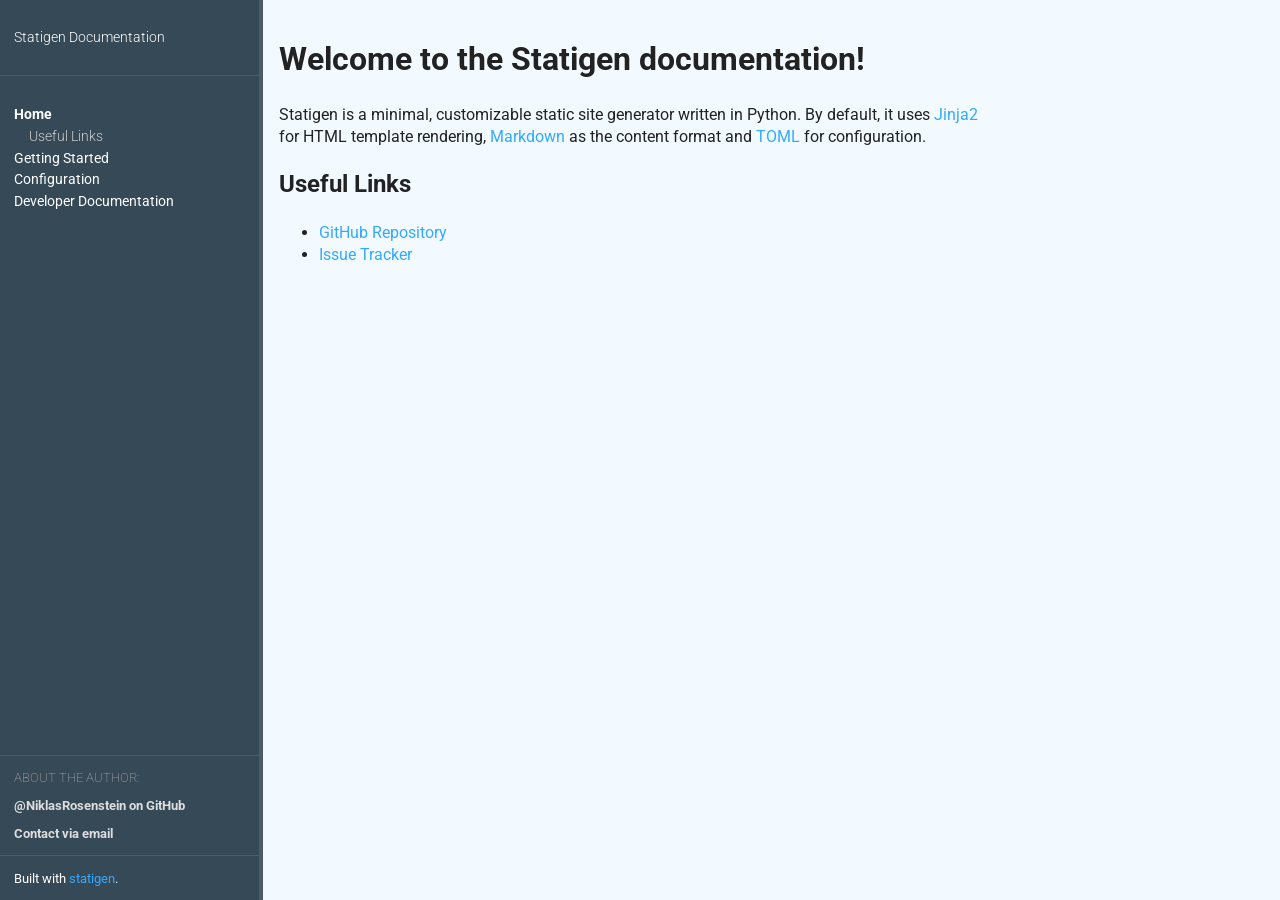
<file: index.html>
<!DOCTYPE html>
<html>
  <head>
    <meta charset="utf8">
    <title>Home</title>
    <link href="static/style.css" rel="stylesheet">
    <link href="static/pygments.css" rel="stylesheet">
  </head>
  <body>
    
    <div class="sidebar">
      
      <div class="title">
        <p><a href="index.html">Statigen Documentation</a></p>
      </div>
      <hr/>
      <div class="toc">
        
    <ul>
      
      <li><a class="active" href="index.html">Home</a></li>
      
        <div class="toc"><ul><li><a href="#Useful-Links">Useful Links</a></li></ul></div>
      
      
    <ul>
      
    </ul>
    
      
      <li><a class="" href="getting-started.html">Getting Started</a></li>
      
      
    <ul>
      
    </ul>
    
      
      <li><a class="" href="config.html">Configuration</a></li>
      
      
    <ul>
      
    </ul>
    
      
      <li><a class="" href="developer.html">Developer Documentation</a></li>
      
      
    <ul>
      
    </ul>
    
      
    </ul>
    
      </div>
      
        <hr/>
        <div class="author">
          <p class="subtitle">About the author:</p>
          
          <a href="https://github.com/NiklasRosenstein">@NiklasRosenstein on GitHub</a>
          
          
          <a href="mailto:rosensteinniklas@gmail.com">Contact via email</a>
          
        </div>
      
      <hr/>
      <div class="statigen-notice">Built with <a href="https://github.com/NiklasRosenstein/statigen">statigen</a>.</div>
    </div>
    <div class="content">
      <div class="content-inner">
        
        <h1 id="Welcome-to-the-Statigen-documentation">Welcome to the Statigen documentation!</h1>
<p>Statigen is a minimal, customizable static site generator written in Python.
By default, it uses <a href="http://jinja.pocoo.org/">Jinja2</a> for HTML template rendering, <a href="https://daringfireball.net/projects/markdown/">Markdown</a> as the
content format and <a href="https://github.com/toml-lang/toml">TOML</a> for configuration.</p><h2 id="Useful-Links">Useful Links</h2>
<ul>
<li><a href="https://github.com/NiklasRosenstein/statigen">GitHub Repository</a>
</li>
<li><a href="https://github.com/NiklasRosenstein/statigen/issues">Issue Tracker</a>
</li></ul>
      </div>
    </div>
  </body>
</html>
</file>
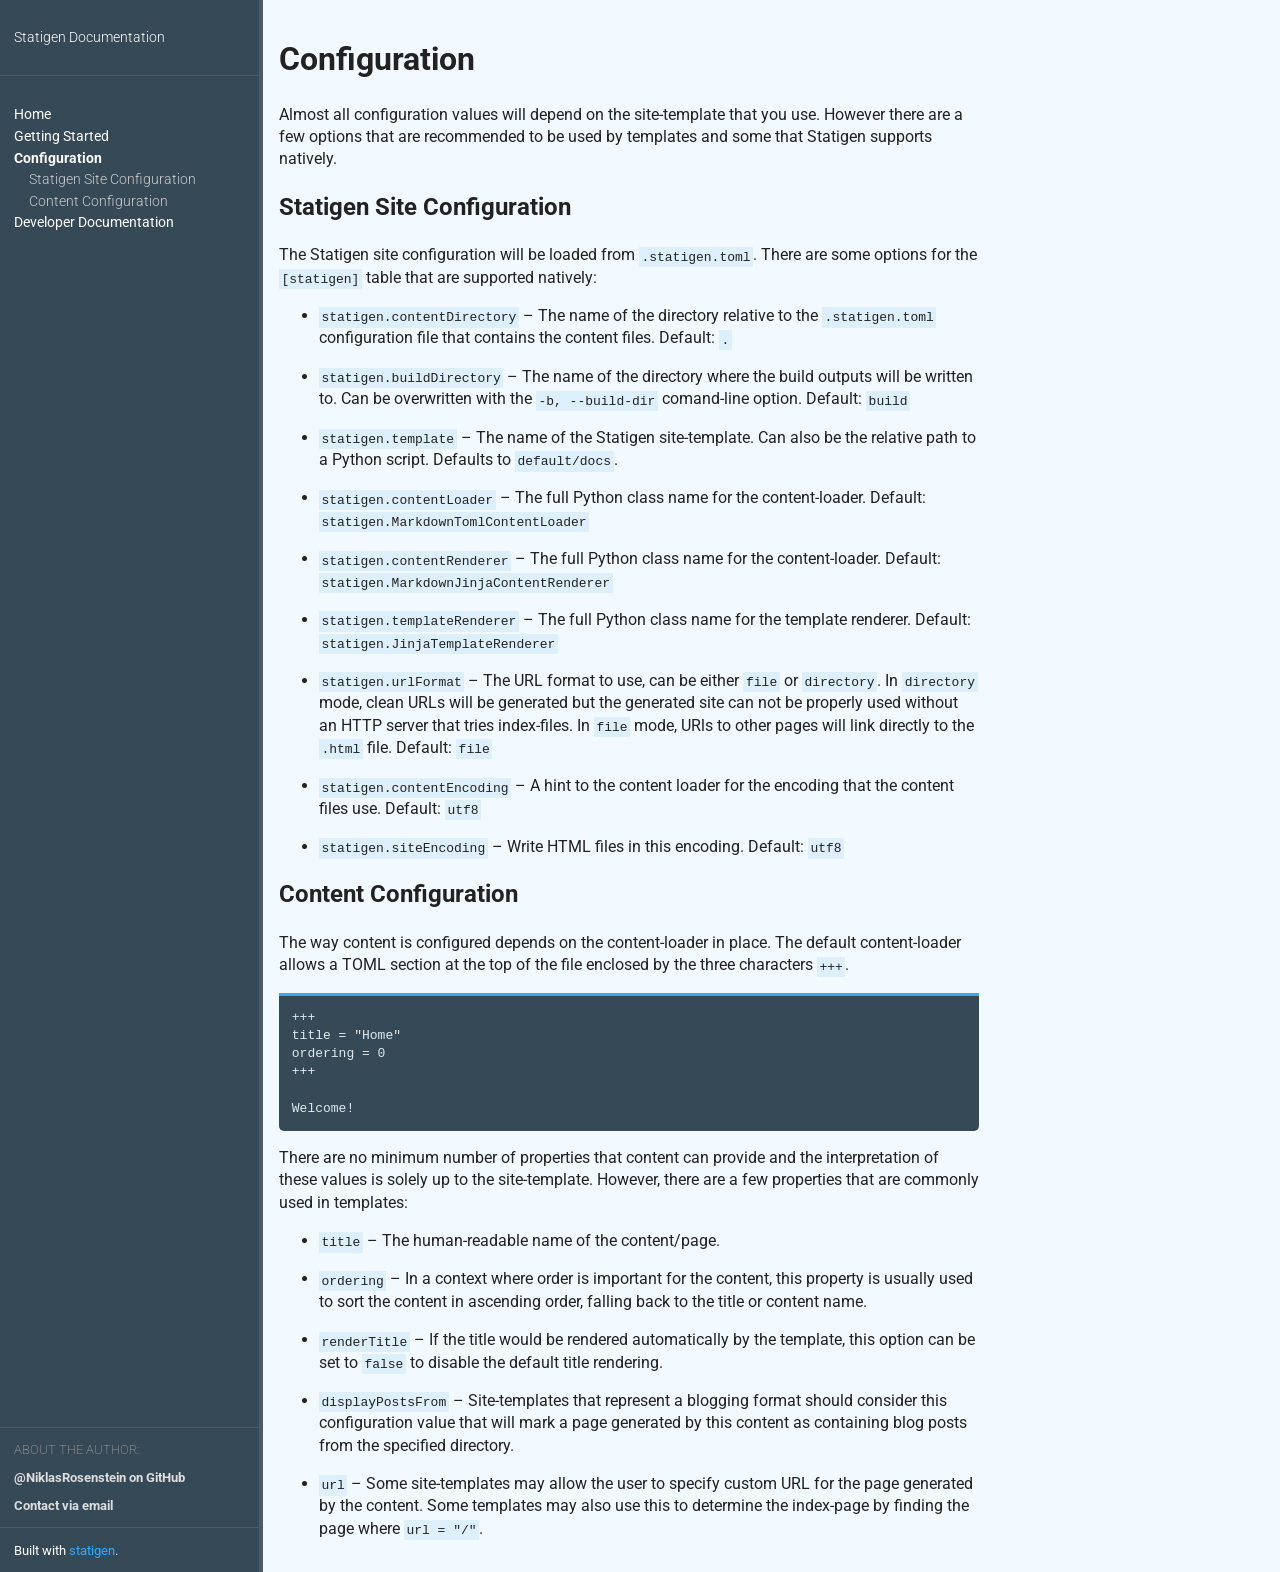
<file: config.html>
<!DOCTYPE html>
<html>
  <head>
    <meta charset="utf8">
    <title>Configuration</title>
    <link href="static/style.css" rel="stylesheet">
    <link href="static/pygments.css" rel="stylesheet">
  </head>
  <body>
    
    <div class="sidebar">
      
      <div class="title">
        <p><a href="index.html">Statigen Documentation</a></p>
      </div>
      <hr/>
      <div class="toc">
        
    <ul>
      
      <li><a class="" href="index.html">Home</a></li>
      
      
    <ul>
      
    </ul>
    
      
      <li><a class="" href="getting-started.html">Getting Started</a></li>
      
      
    <ul>
      
    </ul>
    
      
      <li><a class="active" href="config.html">Configuration</a></li>
      
        <div class="toc"><ul><li><a href="#Statigen-Site-Configuration">Statigen Site Configuration</a></li><li><a href="#Content-Configuration">Content Configuration</a></li></ul></div>
      
      
    <ul>
      
    </ul>
    
      
      <li><a class="" href="developer.html">Developer Documentation</a></li>
      
      
    <ul>
      
    </ul>
    
      
    </ul>
    
      </div>
      
        <hr/>
        <div class="author">
          <p class="subtitle">About the author:</p>
          
          <a href="https://github.com/NiklasRosenstein">@NiklasRosenstein on GitHub</a>
          
          
          <a href="mailto:rosensteinniklas@gmail.com">Contact via email</a>
          
        </div>
      
      <hr/>
      <div class="statigen-notice">Built with <a href="https://github.com/NiklasRosenstein/statigen">statigen</a>.</div>
    </div>
    <div class="content">
      <div class="content-inner">
        
          <h1>Configuration</h1>
        
        
<p>Almost all configuration values will depend on the site-template that you use.
However there are a few options that are recommended to be used by templates
and some that Statigen supports natively.</p><h2 id="Statigen-Site-Configuration">Statigen Site Configuration</h2>
<p>The Statigen site configuration will be loaded from <code class="codespan">.statigen.toml</code>.
There are some options for the <code class="codespan">[statigen]</code> table that are supported
natively:</p>
<ul>
<li>
<p><code class="codespan">statigen.contentDirectory</code> &ndash; The name of the directory relative
to the <code class="codespan">.statigen.toml</code> configuration file that contains the content
files. Default: <code class="codespan">.</code></p></li>
<li>
<p><code class="codespan">statigen.buildDirectory</code> &ndash; The name of the directory where the
build outputs will be written to. Can be overwritten with the <code class="codespan">-b, --build-dir</code>
comand-line option. Default: <code class="codespan">build</code></p></li>
<li>
<p><code class="codespan">statigen.template</code> &ndash; The name of the Statigen site-template. Can
also be the relative path to a Python script. Defaults to <code class="codespan">default/docs</code>.</p></li>
<li>
<p><code class="codespan">statigen.contentLoader</code> &ndash; The full Python class name for the
content-loader. Default: <code class="codespan">statigen.MarkdownTomlContentLoader</code></p></li>
<li>
<p><code class="codespan">statigen.contentRenderer</code> &ndash; The full Python class name for the
content-loader. Default: <code class="codespan">statigen.MarkdownJinjaContentRenderer</code></p></li>
<li>
<p><code class="codespan">statigen.templateRenderer</code> &ndash; The full Python class name for the
template renderer. Default: <code class="codespan">statigen.JinjaTemplateRenderer</code></p></li>
<li>
<p><code class="codespan">statigen.urlFormat</code> &ndash; The URL format to use, can be either <code class="codespan">file</code>
or <code class="codespan">directory</code>. In <code class="codespan">directory</code> mode, clean URLs will be generated but the
generated site can not be properly used without an HTTP server that tries
index-files. In <code class="codespan">file</code> mode, URls to other pages will link directly to the
<code class="codespan">.html</code> file. Default: <code class="codespan">file</code></p></li>
<li>
<p><code class="codespan">statigen.contentEncoding</code> &ndash; A hint to the content loader for the
encoding that the content files use. Default: <code class="codespan">utf8</code></p></li>
<li>
<p><code class="codespan">statigen.siteEncoding</code> &ndash; Write HTML files in this encoding.
Default: <code class="codespan">utf8</code></p></li></ul><h2 id="Content-Configuration">Content Configuration</h2>
<p>The way content is configured depends on the content-loader in place. The
default content-loader allows a TOML section at the top of the file enclosed
by the three characters <code class="codespan">+++</code>.</p>
<pre><code>+++
title = &quot;Home&quot;
ordering = 0
+++

Welcome!
</pre></code>
<p>There are no minimum number of properties that content can provide and the
interpretation of these values is solely up to the site-template. However,
there are a few properties that are commonly used in templates:</p>
<ul>
<li>
<p><code class="codespan">title</code> &ndash; The human-readable name of the content/page.</p></li>
<li>
<p><code class="codespan">ordering</code> &ndash; In a context where order is important for the content,
this property is usually used to sort the content in ascending order, falling
back to the title or content name.</p></li>
<li>
<p><code class="codespan">renderTitle</code> &ndash; If the title would be rendered automatically by the
template, this option can be set to <code class="codespan">false</code> to disable the default title
rendering.</p></li>
<li>
<p><code class="codespan">displayPostsFrom</code> &ndash; Site-templates that represent a blogging format
should consider this configuration value that will mark a page generated by
this content as containing blog posts from the specified directory.</p></li>
<li>
<p><code class="codespan">url</code> &ndash; Some site-templates may allow the user to specify custom URL
for the page generated by the content. Some templates may also use this to
determine the index-page by finding the page where <code class="codespan">url = "/"</code>.</p></li></ul>
      </div>
    </div>
  </body>
</html>
</file>
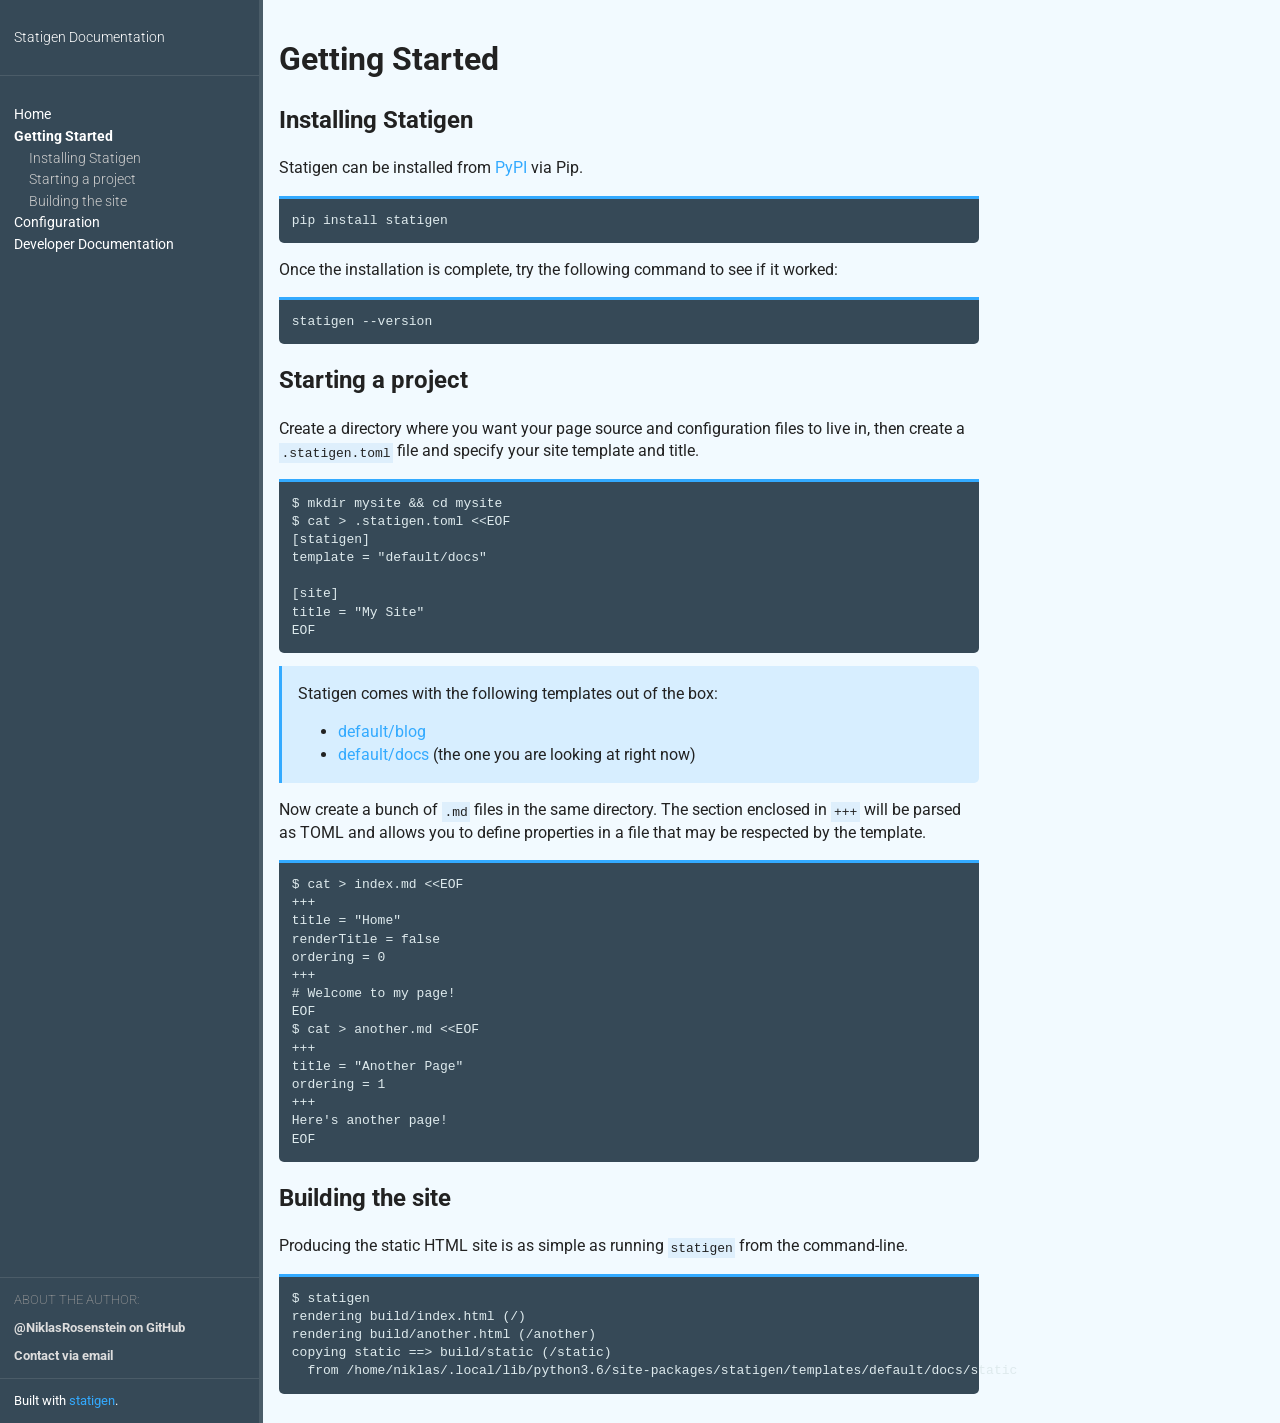
<file: getting-started.html>
<!DOCTYPE html>
<html>
  <head>
    <meta charset="utf8">
    <title>Getting Started</title>
    <link href="static/style.css" rel="stylesheet">
    <link href="static/pygments.css" rel="stylesheet">
  </head>
  <body>
    
    <div class="sidebar">
      
      <div class="title">
        <p><a href="index.html">Statigen Documentation</a></p>
      </div>
      <hr/>
      <div class="toc">
        
    <ul>
      
      <li><a class="" href="index.html">Home</a></li>
      
      
    <ul>
      
    </ul>
    
      
      <li><a class="active" href="getting-started.html">Getting Started</a></li>
      
        <div class="toc"><ul><li><a href="#Installing-Statigen">Installing Statigen</a></li><li><a href="#Starting-a-project">Starting a project</a></li><li><a href="#Building-the-site">Building the site</a></li></ul></div>
      
      
    <ul>
      
    </ul>
    
      
      <li><a class="" href="config.html">Configuration</a></li>
      
      
    <ul>
      
    </ul>
    
      
      <li><a class="" href="developer.html">Developer Documentation</a></li>
      
      
    <ul>
      
    </ul>
    
      
    </ul>
    
      </div>
      
        <hr/>
        <div class="author">
          <p class="subtitle">About the author:</p>
          
          <a href="https://github.com/NiklasRosenstein">@NiklasRosenstein on GitHub</a>
          
          
          <a href="mailto:rosensteinniklas@gmail.com">Contact via email</a>
          
        </div>
      
      <hr/>
      <div class="statigen-notice">Built with <a href="https://github.com/NiklasRosenstein/statigen">statigen</a>.</div>
    </div>
    <div class="content">
      <div class="content-inner">
        
          <h1>Getting Started</h1>
        
        <h2 id="Installing-Statigen">Installing Statigen</h2>
<p>Statigen can be installed from <a href="https://pypi.python.org/pypi">PyPI</a> via Pip.</p>
<pre><code>pip install statigen
</pre></code>
<p>Once the installation is complete, try the following command to see if it
worked:</p>
<pre><code>statigen --version
</pre></code><h2 id="Starting-a-project">Starting a project</h2>
<p>Create a directory where you want your page source and configuration files to
live in, then create a <code class="codespan">.statigen.toml</code> file and specify your site template
and title.</p>
<pre><code>$ mkdir mysite &amp;&amp; cd mysite
$ cat &gt; .statigen.toml &lt;&lt;EOF
[statigen]
template = &quot;default/docs&quot;

[site]
title = &quot;My Site&quot;
EOF
</pre></code>
<blockquote>
<p>Statigen comes with the following templates out of the box:</p>
<ul>
<li><a href="getting-started/templates/blog.html">default/blog</a>
</li>
<li><a href="getting-started/templates/docs.html">default/docs</a> (the one you are looking at right now)
</li></ul></blockquote>
<p>Now create a bunch of <code class="codespan">.md</code> files in the same directory. The section enclosed
in <code class="codespan">+++</code> will be parsed as TOML and allows you to define properties in a file
that may be respected by the template.</p>
<pre><code>$ cat &gt; index.md &lt;&lt;EOF
+++
title = &quot;Home&quot;
renderTitle = false
ordering = 0
+++
# Welcome to my page!
EOF
$ cat &gt; another.md &lt;&lt;EOF
+++
title = &quot;Another Page&quot;
ordering = 1
+++
Here&#39;s another page!
EOF
</pre></code><h2 id="Building-the-site">Building the site</h2>
<p>Producing the static HTML site is as simple as running <code class="codespan">statigen</code> from the
command-line.</p>
<pre><code>$ statigen
rendering build/index.html (/)
rendering build/another.html (/another)
copying static ==&gt; build/static (/static)
  from /home/niklas/.local/lib/python3.6/site-packages/statigen/templates/default/docs/static
</pre></code>
      </div>
    </div>
  </body>
</html>
</file>
<file: static/style.css>
@import url('https://fonts.googleapis.com/css?family=Roboto:300,400,700');

html {
  display: flex;
  flex-direction: column;
  font-family: "Roboto";
  min-height: 100%;
}
body {
  margin: 0;
  padding: 0;
  flex: 1;
}
body {
  display: flex;
}
a {
  color: #3af;
  text-decoration: none;
}
table {
  border-collapse: collapse;
}
table th, thead td {
  color: #444;
  background-color: white;
}
table tr {
  background-color: #f8f8f8;
}
table tr:nth-child(odd) {
  background-color: #efefef;
}
table th, table td {
  padding: 0.2em 1em;
  border: 1px solid gray;
}

.sidebar {
  display: flex;
  flex-direction: column;
  width: 230px;
  padding: 1em;
  background-color: #364957;
  color: white;
  font-size: 90%;
}
.sidebar .title a {
  font-weight: 300;
  color: inherit;
}
.toc {
  flex: 1;
}
.toc a {
  color: inherit;
  line-height: 1.5;
}
.toc > ul {
  padding-left: 0;
}
.toc ul ul {
  padding-left: 1em;
}
.toc ul ul li {
  color: #ccc;
  font-weight: 300;
}
.toc ul li {
  list-style: none;
}
.toc ul li a.active {
  font-weight: bold;
}
.sidebar .statigen-notice {
  font-size: 90%;
}
.sidebar .statigen-notice a {
  color: #3af;
}
.sidebar hr {
  margin: 1em -1em;
  display: block;
  border: none;
  border-top: 1px solid rgba(255, 255, 255, .1);
}
.sidebar .author {
  font-size: 90%;
}
.sidebar .author .subtitle {
  margin-top: 0;
  color: #999;
  font-weight: 200;
  text-transform: uppercase;
}
.sidebar .author > a {
  display: block;
  margin-top: 1em;
  color: #ddd;
  font-weight: bold;
}
.content {
  flex: 1;
  background-color: #f2faff;
  padding: 1em;
  color: #222;
  line-height: 1.4;
  border-left: 4px solid #4a5c68;
}
.content-inner {
  max-width: 700px;
}
.content p > code, .content li > code, .content td > code, .content th > code {
  background-color: #deeffc;
  padding: 0.2em;
}
.content pre {
  color: #deeaed;
  background-color: #364957;
  padding: 1em;
  border-top: 3px solid #3af;
  border-radius: 0 0 5px 5px;
}
.content blockquote {
  border-left: 3px solid #3af;
  margin: 0;
  padding: 1px 0em 1px 1em;
  background-color: #d7eeff;
  display: block;
  border-radius: 0px 5px 5px 0;
}
.content .admonition {
  background-color: #364957;
  padding: .5em;
  border-top: 3px solid #3af;
  margin-top: 1em;
  margin-bottom: 1em;
  color: white;
  border-radius: 0 0 5px 5px;
}
.content .admonition .admonition-title {
  font-weight: bold;
}
.content .admonition code {
  background-color: rgba(255, 255, 255, 0.1);
}
.content .admonition.warn {
  border-color: #ad0a0a;
}
.content .admonition.todo {
  border-color: #cc8c1c;
}
</file>
<file: static/pygments.css>
.hll { background-color: #ffffcc }
.c { color: #95a5a6 } /* Comment */
.err { color: #a61717 } /* Error */
.k { color: #728E00 } /* Keyword */
.n { color: #deeaed } /* Name */
.o { color: #728E00 } /* Operator */
.ch { color: #95a5a6 } /* Comment.Hashbang */
.cm { color: #95a5a6 } /* Comment.Multiline */
.cp { color: #728E00 } /* Comment.Preproc */
.cpf { color: #95a5a6 } /* Comment.PreprocFile */
.c1 { color: #95a5a6 } /* Comment.Single */
.cs { color: #95a5a6 } /* Comment.Special */
.kc { color: #00979D } /* Keyword.Constant */
.kd { color: #728E00 } /* Keyword.Declaration */
.kn { color: #728E00 } /* Keyword.Namespace */
.kp { color: #00979D } /* Keyword.Pseudo */
.kr { color: #00979D } /* Keyword.Reserved */
.kt { color: #00979D } /* Keyword.Type */
.m { color: #8A7B52 } /* Literal.Number */
.s { color: #7F8C8D } /* Literal.String */
.na { color: #deeaed } /* Name.Attribute */
.nb { color: #728E00 } /* Name.Builtin */
.nc { color: #deeaed } /* Name.Class */
.no { color: #deeaed } /* Name.Constant */
.nd { color: #deeaed } /* Name.Decorator */
.ni { color: #deeaed } /* Name.Entity */
.ne { color: #deeaed } /* Name.Exception */
.nf { color: #D35400 } /* Name.Function */
.nl { color: #deeaed } /* Name.Label */
.nn { color: #deeaed } /* Name.Namespace */
.nx { color: #728E00 } /* Name.Other */
.py { color: #deeaed } /* Name.Property */
.nt { color: #deeaed } /* Name.Tag */
.nv { color: #deeaed } /* Name.Variable */
.ow { color: #728E00 } /* Operator.Word */
.mb { color: #8A7B52 } /* Literal.Number.Bin */
.mf { color: #8A7B52 } /* Literal.Number.Float */
.mh { color: #8A7B52 } /* Literal.Number.Hex */
.mi { color: #8A7B52 } /* Literal.Number.Integer */
.mo { color: #8A7B52 } /* Literal.Number.Oct */
.sa { color: #7F8C8D } /* Literal.String.Affix */
.sb { color: #7F8C8D } /* Literal.String.Backtick */
.sc { color: #7F8C8D } /* Literal.String.Char */
.dl { color: #7F8C8D } /* Literal.String.Delimiter */
.sd { color: #7F8C8D } /* Literal.String.Doc */
.s2 { color: #7F8C8D } /* Literal.String.Double */
.se { color: #7F8C8D } /* Literal.String.Escape */
.sh { color: #7F8C8D } /* Literal.String.Heredoc */
.si { color: #7F8C8D } /* Literal.String.Interpol */
.sx { color: #7F8C8D } /* Literal.String.Other */
.sr { color: #7F8C8D } /* Literal.String.Regex */
.s1 { color: #7F8C8D } /* Literal.String.Single */
.ss { color: #7F8C8D } /* Literal.String.Symbol */
.bp { color: #728E00 } /* Name.Builtin.Pseudo */
.fm { color: #D35400 } /* Name.Function.Magic */
.vc { color: #deeaed } /* Name.Variable.Class */
.vg { color: #deeaed } /* Name.Variable.Global */
.vi { color: #deeaed } /* Name.Variable.Instance */
.vm { color: #deeaed } /* Name.Variable.Magic */
.il { color: #8A7B52 } /* Literal.Number.Integer.Long */
</file>
